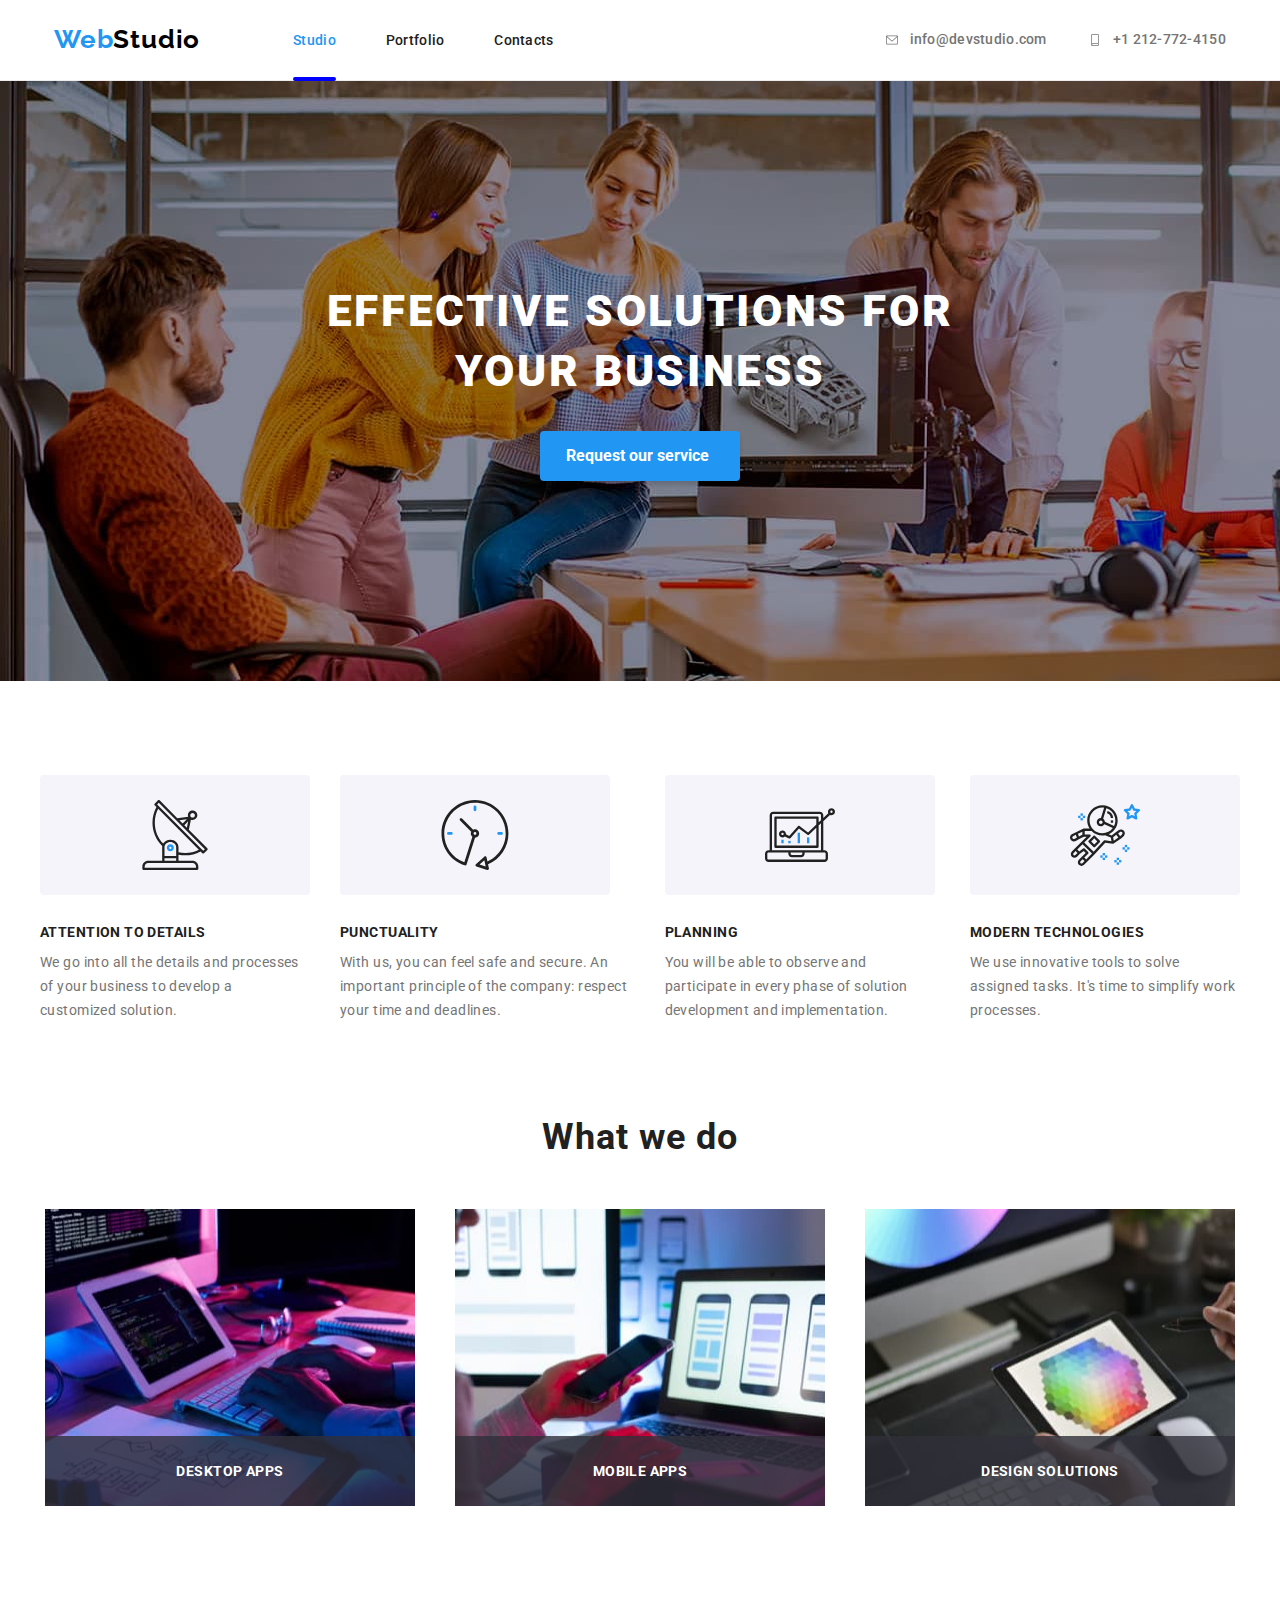
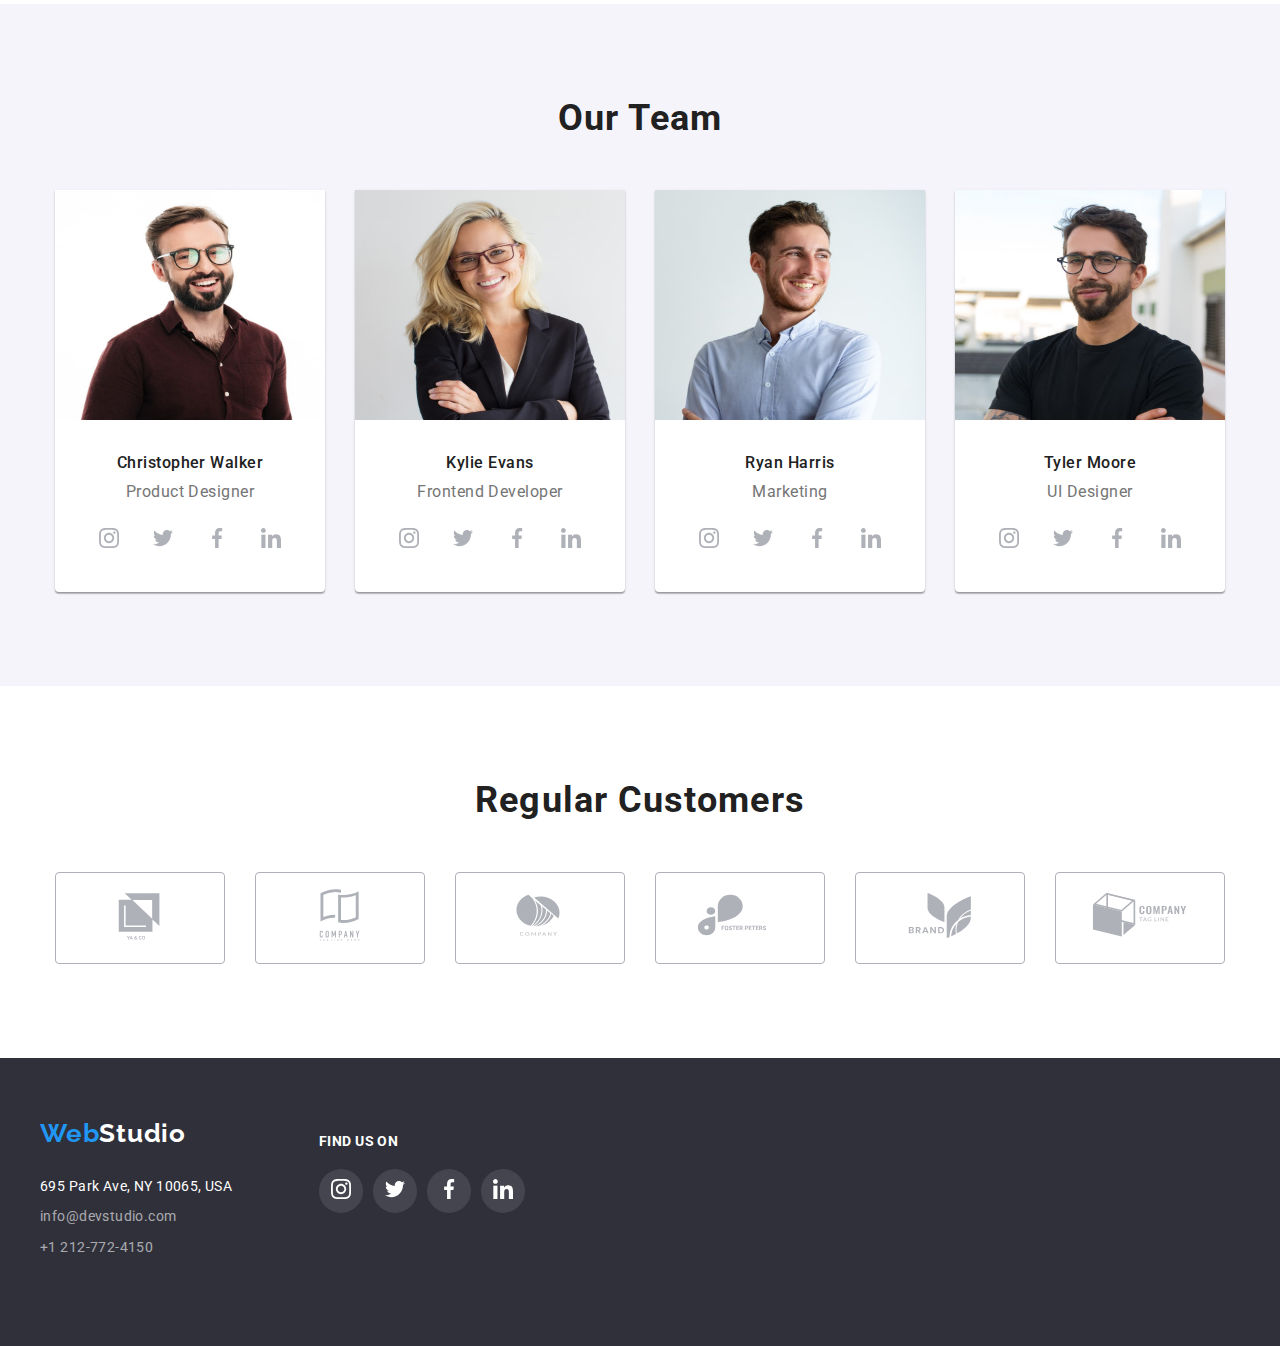
<file: index.html>
<!DOCTYPE html>
<html lang="en">
    <head>
        <meta charset="UTF-8" />

        <link
            rel="stylesheet"
            href="https://cdnjs.cloudflare.com/ajax/libs/modern-normalize/1.0.0/modern-normalize.min.css"
        />
        <link rel="preconnect" href="https://fonts.googleapis.com" />
        <link rel="preconnect" href="https://fonts.gstatic.com" crossorigin />
        <link
            href="https://fonts.googleapis.com/css2?family=Raleway:wght@700&family=Roboto:wght@400;500;700;900&display=swap"
            rel="stylesheet"
        />
        <link rel="stylesheet" href="css/styles.css" />
        <title>Web Studio</title>
    </head>
    <body>
        <!-- MODAL -->
        <div class="modal is-hidden" data-modal>
            <div class="inner-div">
                <button class="close-button" data-modal-close>
                    <svg width="11" height="11">
                        <use href="images/symbols.svg#icon-X"></use>
                    </svg>
                </button>
            </div>
        </div>
        <!-- HEADER SECTION -->
        <div class="header-container">
            <div class="container">
                <header class="page-header">
                    <a class="header-logo-1" href="#"
                        ><span class="logo-2">Web</span>Studio</a
                    >
                    <!-- NAVIGATION SECTION -->
                    <nav class="header-navigation">
                        <ul class="navigation-list unstyled-list">
                            <li class="nav-link">
                                <a class="nav-list-item active" href="#"
                                    >Studio</a
                                >
                            </li>
                            <li class="nav-link">
                                <a class="nav-list-item" href="portfolio.html"
                                    >Portfolio</a
                                >
                            </li>
                            <li class="nav-link">
                                <a class="nav-list-item" href="contacts.html"
                                    >Contacts</a
                                >
                            </li>
                        </ul>
                    </nav>
                    <!-- CONTACTS SECTION -->
                    <ul class="right-navigation-list unstyled-list">
                        <li class="mail-header">
                            <a
                                class="contact-list-item"
                                href="mailto:info@devstudio.com"
                            >
                                <svg width="16" height="12">
                                    <use
                                        href="images/symbols.svg#icon-envelope"
                                    ></use>
                                </svg>
                                info@devstudio.com</a
                            >
                        </li>
                        <li>
                            <a
                                class="phone-header contact-list-item"
                                href="tel:+12127724150"
                            >
                                <svg width="16" height="12">
                                    <use
                                        href="images/symbols.svg#icon-smartphone"
                                    ></use>
                                </svg>
                                +1 212-772-4150</a
                            >
                        </li>
                    </ul>
                </header>
            </div>
        </div>
        <main>
            <!-- REQUEST SECTION -->

            <section class="request-section">
                <h1 class="request-section-title">
                    EFFECTIVE SOLUTIONS FOR <br />
                    YOUR BUSINESS
                </h1>
                <button data-modal-open class="request-button" type="button">
                    Request our service
                </button>
            </section>
            <!-- STRENGHTS SECTION -->
            <div class="container">
                <section class="strenghts-section">
                    <ul class="strenghts-list unstyled-list">
                        <li class="strenght-list-item">
                            <div class="strenghts-icon-container">
                                <svg class="strenghts-icon" height="70">
                                    <use
                                        href="images/symbols.svg#icon-antenna-1"
                                    ></use>
                                </svg>
                            </div>
                            <h2 class="strenghts-title">
                                ATTENTION TO DETAILS
                            </h2>
                            <p class="strenghts-text">
                                We go into all the details and processes of your
                                business to develop a customized solution.
                            </p>
                        </li>
                        <li class="strenght-list-item">
                            <div class="strenghts-icon-container">
                                <svg class="strenghts-icon" height="70">
                                    <use
                                        href="images/symbols.svg#icon-clock-1"
                                    ></use>
                                </svg>
                            </div>
                            <h2 class="strenghts-title">PUNCTUALITY</h2>
                            <p class="strenghts-text">
                                With us, you can feel safe and secure. An
                                important principle of the company: respect your
                                time and deadlines.
                            </p>
                        </li>
                        <li class="strenght-list-item">
                            <div class="strenghts-icon-container">
                                <svg class="strenghts-icon" height="70">
                                    <use
                                        href="images/symbols.svg#icon-diagram-1"
                                    ></use>
                                </svg>
                            </div>
                            <h2 class="strenghts-title">PLANNING</h2>
                            <p class="strenghts-text">
                                You will be able to observe and participate in
                                every phase of solution development and
                                implementation.
                            </p>
                        </li>
                        <li class="strenght-list-item">
                            <div class="strenghts-icon-container">
                                <svg class="strenghts-icon" height="70">
                                    <use
                                        href="images/symbols.svg#icon-astronaut-1"
                                    ></use>
                                </svg>
                            </div>
                            <h2 class="strenghts-title">MODERN TECHNOLOGIES</h2>
                            <p class="strenghts-text">
                                We use innovative tools to solve assigned tasks.
                                It's time to simplify work processes.
                            </p>
                        </li>
                    </ul>
                </section>
                <!-- WHAT WE DO SECTION -->
                <section>
                    <h2 class="what-we-do-title">What we do</h2>
                    <ul class="what-we-do-list unstyled-list">
                        <li>
                            <div class="what-we-do-container">
                                <div class="what-we-do-comment">
                                    <p>DESKTOP APPS</p>
                                </div>
                                <img
                                    class="what-we-do-items"
                                    width="370"
                                    height="297"
                                    src="images/img1.jpg"
                                    alt="Writing code on a PC"
                                />
                            </div>
                        </li>
                        <li>
                            <div class="what-we-do-container">
                                <div class="what-we-do-comment">
                                    <p>MOBILE APPS</p>
                                </div>
                                <img
                                    class="what-we-do-items"
                                    width="370"
                                    height="297"
                                    src="images/img2.jpg"
                                    alt="Coding on a
                                Laptop"
                                />
                            </div>
                        </li>
                        <li>
                            <div class="what-we-do-container">
                                <div class="what-we-do-comment">
                                    <p>DESIGN SOLUTIONS</p>
                                </div>
                                <img
                                    class="what-we-do-items"
                                    width="370"
                                    height="297"
                                    src="images/img3.jpg"
                                    alt="Styling on a
                                Tablet"
                                />
                            </div>
                        </li>
                    </ul>
                </section>
            </div>
            <!-- TEAM SECTION -->
            <section class="team-section">
                <h2 class="team-title">Our Team</h2>
                <div class="container">
                    <ul class="team-list unstyled-list">
                        <li class="team-card">
                            <img
                                class="team-picture"
                                width="270"
                                height="260"
                                src="images/img4.jpg"
                                alt="Christopher Walker"
                            />
                            <h3 class="team-name">Christopher Walker</h3>
                            <p class="team-role">Product Designer</p>
                            <div class="team-social-icon-container">
                                <ul class="unstyled-list">
                                    <li class="icon-list-item">
                                        <a href="#">
                                            <svg
                                                class="team-icon"
                                                width="20"
                                                height="20"
                                            >
                                                <use
                                                    href="images/symbols.svg#icon-instagram-2"
                                                ></use>
                                            </svg>
                                        </a>
                                    </li>
                                    <li class="icon-list-item">
                                        <a href="#">
                                            <svg
                                                class="team-icon"
                                                width="20"
                                                height="20"
                                            >
                                                <use
                                                    href="images/symbols.svg#icon-twitter-1"
                                                ></use>
                                            </svg>
                                        </a>
                                    </li>
                                    <li class="icon-list-item">
                                        <a href="#">
                                            <svg
                                                class="team-icon"
                                                width="20"
                                                height="20"
                                            >
                                                <use
                                                    href="images/symbols.svg#icon-facebook-1"
                                                ></use>
                                            </svg>
                                        </a>
                                    </li>
                                    <li class="icon-list-item">
                                        <a href="#">
                                            <svg
                                                class="team-icon"
                                                width="20"
                                                height="20"
                                            >
                                                <use
                                                    href="images/symbols.svg#icon-linkedin-1"
                                                ></use>
                                            </svg>
                                        </a>
                                    </li>
                                </ul>
                            </div>
                        </li>
                        <li class="team-card">
                            <img
                                class="team-picture"
                                width="270"
                                height="260"
                                src="images/img5.jpg"
                                alt="Kylie Evans"
                            />
                            <h3 class="team-name">Kylie Evans</h3>
                            <p class="team-role">Frontend Developer</p>
                            <div class="team-social-icon-container">
                                <ul class="unstyled-list">
                                    <li class="icon-list-item">
                                        <a href="#">
                                            <svg
                                                class="team-icon"
                                                width="20"
                                                height="20"
                                            >
                                                <use
                                                    href="images/symbols.svg#icon-instagram-2"
                                                ></use>
                                            </svg>
                                        </a>
                                    </li>
                                    <li class="icon-list-item">
                                        <a href="#">
                                            <svg
                                                class="team-icon"
                                                width="20"
                                                height="20"
                                            >
                                                <use
                                                    href="images/symbols.svg#icon-twitter-1"
                                                ></use>
                                            </svg>
                                        </a>
                                    </li>
                                    <li class="icon-list-item">
                                        <a href="#">
                                            <svg
                                                class="team-icon"
                                                width="20"
                                                height="20"
                                            >
                                                <use
                                                    href="images/symbols.svg#icon-facebook-1"
                                                ></use>
                                            </svg>
                                        </a>
                                    </li>
                                    <li class="icon-list-item">
                                        <a href="#">
                                            <svg
                                                class="team-icon"
                                                width="20"
                                                height="20"
                                            >
                                                <use
                                                    href="images/symbols.svg#icon-linkedin-1"
                                                ></use>
                                            </svg>
                                        </a>
                                    </li>
                                </ul>
                            </div>
                        </li>
                        <li class="team-card">
                            <img
                                class="team-picture"
                                width="270"
                                height="260"
                                src="images/img6.jpg"
                                alt="Ryan Harris"
                            />
                            <h3 class="team-name">Ryan Harris</h3>
                            <p class="team-role">Marketing</p>
                            <div class="team-social-icon-container">
                                <ul class="unstyled-list">
                                    <li class="icon-list-item">
                                        <a href="#">
                                            <svg
                                                class="team-icon"
                                                width="20"
                                                height="20"
                                            >
                                                <use
                                                    href="images/symbols.svg#icon-instagram-2"
                                                ></use>
                                            </svg>
                                        </a>
                                    </li>
                                    <li class="icon-list-item">
                                        <a href="#">
                                            <svg
                                                class="team-icon"
                                                width="20"
                                                height="20"
                                            >
                                                <use
                                                    href="images/symbols.svg#icon-twitter-1"
                                                ></use>
                                            </svg>
                                        </a>
                                    </li>
                                    <li class="icon-list-item">
                                        <a href="#">
                                            <svg
                                                class="team-icon"
                                                width="20"
                                                height="20"
                                            >
                                                <use
                                                    href="images/symbols.svg#icon-facebook-1"
                                                ></use>
                                            </svg>
                                        </a>
                                    </li>
                                    <li class="icon-list-item">
                                        <a href="#">
                                            <svg
                                                class="team-icon"
                                                width="20"
                                                height="20"
                                            >
                                                <use
                                                    href="images/symbols.svg#icon-linkedin-1"
                                                ></use>
                                            </svg>
                                        </a>
                                    </li>
                                </ul>
                            </div>
                        </li>
                        <li class="team-card">
                            <img
                                class="team-picture"
                                width="270"
                                height="260"
                                src="images/img7.jpg"
                                alt="Tyler Moore"
                            />
                            <h3 class="team-name">Tyler Moore</h3>
                            <p class="team-role">UI Designer</p>
                            <div class="team-social-icon-container">
                                <ul class="unstyled-list">
                                    <li class="icon-list-item">
                                        <a href="#">
                                            <svg
                                                class="team-icon"
                                                width="20"
                                                height="20"
                                            >
                                                <use
                                                    href="images/symbols.svg#icon-instagram-2"
                                                ></use>
                                            </svg>
                                        </a>
                                    </li>
                                    <li class="icon-list-item">
                                        <a href="#">
                                            <svg
                                                class="team-icon"
                                                width="20"
                                                height="20"
                                            >
                                                <use
                                                    href="images/symbols.svg#icon-twitter-1"
                                                ></use>
                                            </svg>
                                        </a>
                                    </li>
                                    <li class="icon-list-item">
                                        <a href="#">
                                            <svg
                                                class="team-icon"
                                                width="20"
                                                height="20"
                                            >
                                                <use
                                                    href="images/symbols.svg#icon-facebook-1"
                                                ></use>
                                            </svg>
                                        </a>
                                    </li>
                                    <li class="icon-list-item">
                                        <a href="#">
                                            <svg
                                                class="team-icon"
                                                width="20"
                                                height="20"
                                            >
                                                <use
                                                    href="images/symbols.svg#icon-linkedin-1"
                                                ></use>
                                            </svg>
                                        </a>
                                    </li>
                                </ul>
                            </div>
                        </li>
                    </ul>
                </div>
            </section>

            <!-- CUSTOMER SECTION -->
            <div class="container">
                <section class="customer-section">
                    <h2 class="what-we-do-title">Regular Customers</h2>
                    <ul class="icons-customers-list unstyled-list">
                        <li class="icons-customers">
                            <a href="#">
                                <svg width="106" height="60">
                                    <use
                                        class="icon"
                                        href="images/symbols.svg#icon-customer-1"
                                    ></use>
                                </svg>
                            </a>
                        </li>
                        <li class="icons-customers">
                            <a href="#">
                                <svg width="106" height="60">
                                    <use
                                        class="icon"
                                        href="images/symbols.svg#icon-customer-2"
                                    ></use>
                                </svg>
                            </a>
                        </li>
                        <li class="icons-customers">
                            <a href="#">
                                <svg class="" width="106" height="60">
                                    <use
                                        class="icon"
                                        href="images/symbols.svg#icon-customer-3"
                                    ></use>
                                </svg>
                            </a>
                        </li>
                        <li class="icons-customers">
                            <a href="#">
                                <svg class="" width="106" height="60">
                                    <use
                                        class="icon"
                                        href="images/symbols.svg#icon-customer-4"
                                    ></use>
                                </svg>
                            </a>
                        </li>
                        <li class="icons-customers">
                            <a href="#">
                                <svg class="" width="106" height="60">
                                    <use
                                        class="icon"
                                        href="images/symbols.svg#icon-customer-5"
                                    ></use>
                                </svg>
                            </a>
                        </li>
                        <li class="icons-customers">
                            <a href="#">
                                <svg class="" width="106" height="60">
                                    <use
                                        class="icon"
                                        href="images/symbols.svg#icon-customer-6"
                                    ></use>
                                </svg>
                            </a>
                        </li>
                    </ul>
                </section>
            </div>
        </main>
        <!-- FOOTER  -->
        <footer class="footer-section">
            <div class="container">
                <div class="footer-titles">
                    <a class="footer-logo-1 footer-style" href="#"
                        ><span class="logo-2">Web</span>Studio</a
                    >
                    <h3 class="icon-title-footer">FIND US ON</h3>
                </div>
                <address class="footer-container">
                    <ul class="footer-list unstyled-list">
                        <li class="footer-list-item">
                            <a class="address footer-style" href=""
                                >695 Park Ave, NY 10065, USA</a
                            >
                        </li>
                        <li class="footer-list-item">
                            <a
                                class="email-footer footer-style"
                                href="mailto:info@devstudio.com"
                                >info@devstudio.com</a
                            >
                        </li>
                        <li class="footer-list-item footer-phone">
                            <a
                                class="phone-nr-footer footer-style"
                                href="tel:+12127724150"
                                >+1 212-772-4150</a
                            >
                        </li>
                    </ul>
                    <div class="">
                        <ul class="footer-icon-container unstyled-list">
                            <li
                                class="icon-list-item-footer footer-icon-background"
                            >
                                <a href="#">
                                    <svg
                                        class="footer-icon"
                                        width="20"
                                        height="20"
                                    >
                                        <use
                                            href="images/symbols.svg#icon-instagram-2"
                                        ></use>
                                    </svg>
                                </a>
                            </li>
                            <li
                                class="icon-list-item-footer footer-icon-background"
                            >
                                <a href="#">
                                    <svg
                                        class="footer-icon"
                                        width="20"
                                        height="20"
                                    >
                                        <use
                                            href="images/symbols.svg#icon-twitter-1"
                                        ></use>
                                    </svg>
                                </a>
                            </li>
                            <li
                                class="icon-list-item-footer footer-icon-background"
                            >
                                <a href="#">
                                    <svg
                                        class="footer-icon"
                                        width="20"
                                        height="20"
                                    >
                                        <use
                                            href="images/symbols.svg#icon-facebook-1"
                                        ></use>
                                    </svg>
                                </a>
                            </li>
                            <li
                                class="icon-list-item-footer footer-icon-background"
                            >
                                <a href="#">
                                    <svg
                                        class="footer-icon"
                                        width="20"
                                        height="20"
                                    >
                                        <use
                                            href="images/symbols.svg#icon-linkedin-1"
                                        ></use>
                                    </svg>
                                </a>
                            </li>
                        </ul>
                    </div>
                </address>
            </div>
        </footer>
        <script src="./js/modal.js"></script>
    </body>
</html>
</file>
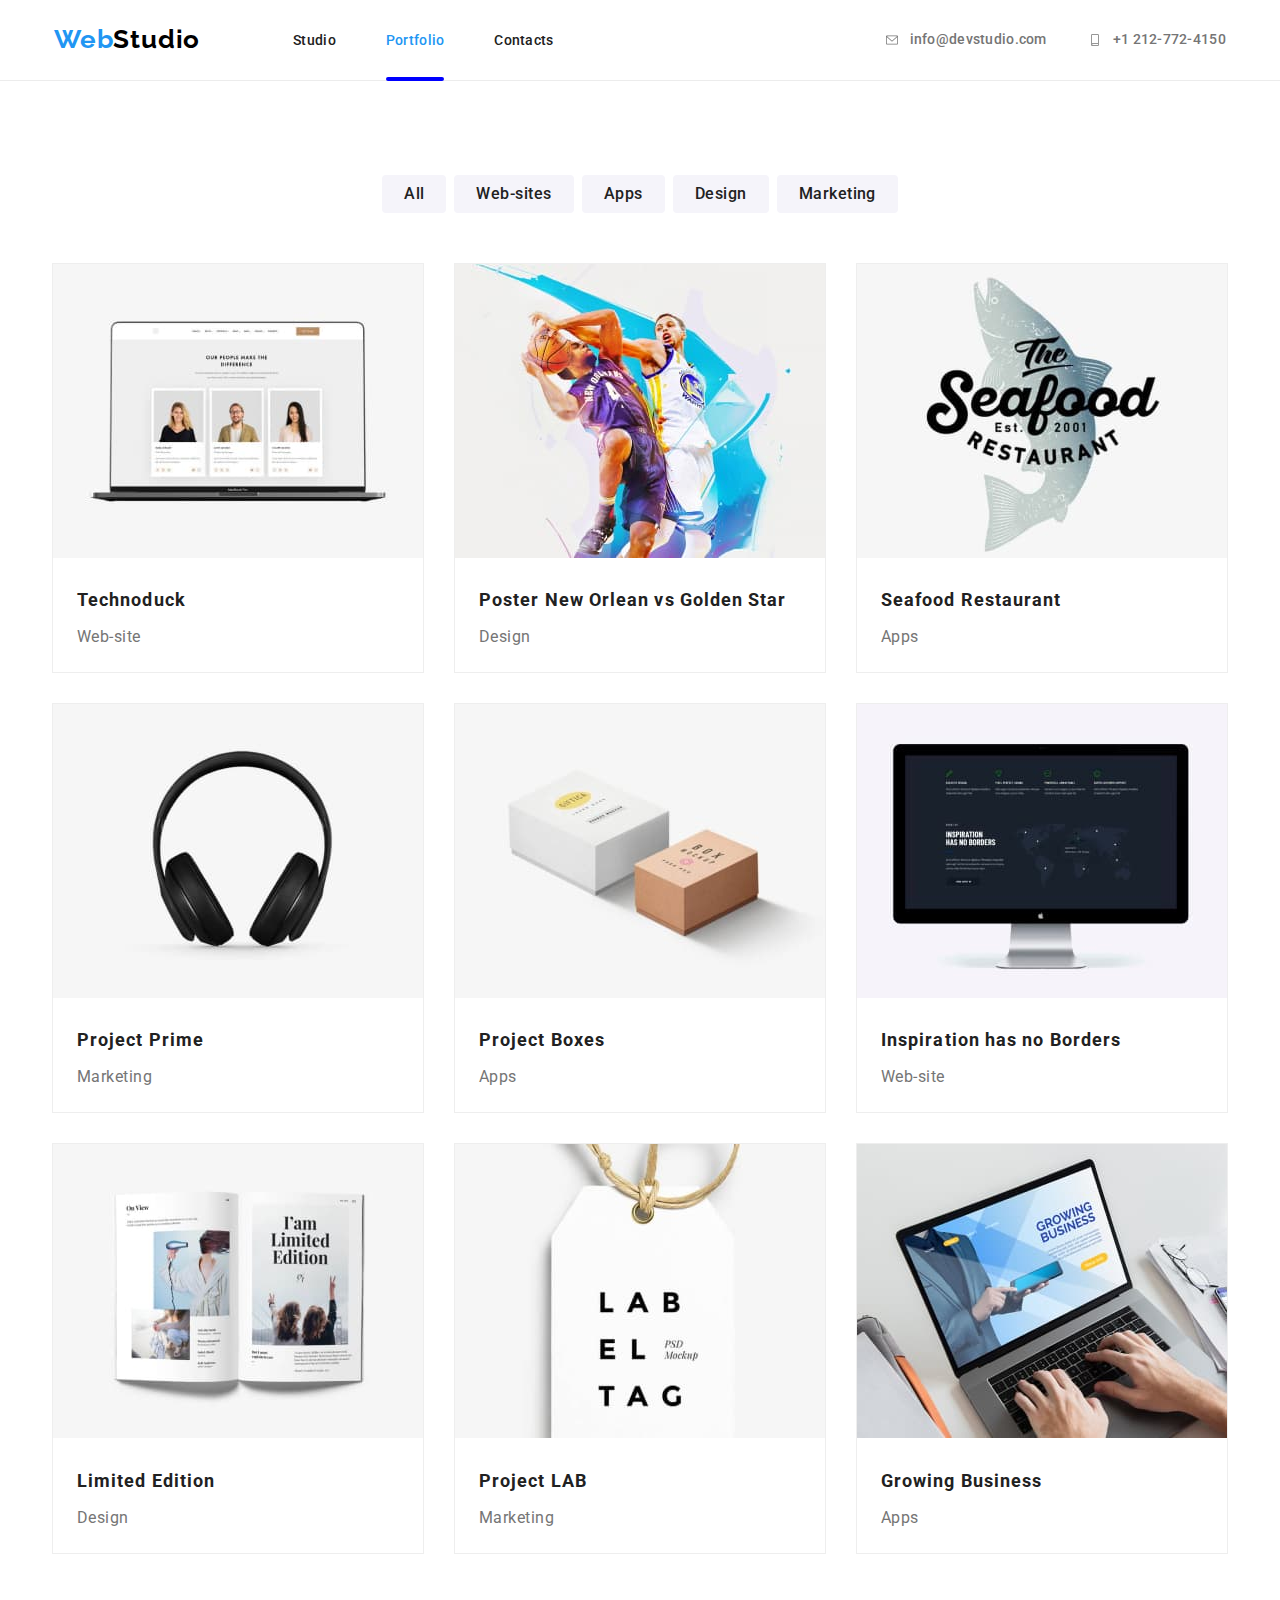
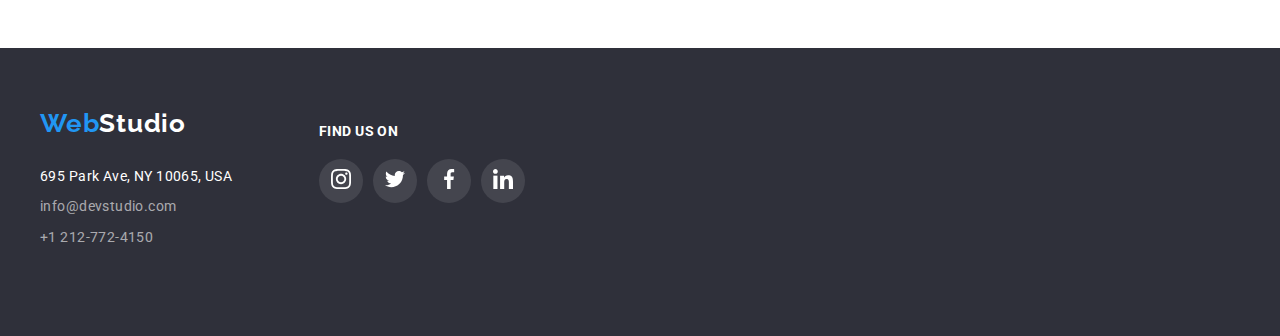
<file: portfolio.html>
<!DOCTYPE html>
<html lang="en">
    <head>
        <meta charset="UTF-8" />
        <link
            rel="stylesheet"
            href="https://cdnjs.cloudflare.com/ajax/libs/modern-normalize/1.0.0/modern-normalize.min.css"
        />
        <link rel="preconnect" href="https://fonts.googleapis.com" />
        <link rel="preconnect" href="https://fonts.gstatic.com" crossorigin />
        <link
            href="https://fonts.googleapis.com/css2?family=Raleway:wght@700&family=Roboto:wght@400;500;700;900&display=swap"
            rel="stylesheet"
        />
        <link rel="stylesheet" href="css/styles.css" />
        <title>Web Studio</title>
    </head>
    <body>
        <!-- HEADER SECTION -->
        <div class="header-container">
            <header class="page-header">
                <a class="header-logo-1" href="#"
                    ><span class="logo-2">Web</span>Studio</a
                >
                <!-- NAVIGATION SECTION -->
                <nav class="header-navigation">
                    <ul class="navigation-list unstyled-list">
                        <li class="nav-link">
                            <a class="nav-list-item" href="index.html"
                                >Studio</a
                            >
                        </li>
                        <li class="nav-link">
                            <a class="nav-list-item active" href="#"
                                >Portfolio</a
                            >
                        </li>
                        <li class="nav-link">
                            <a class="nav-list-item" href="contacts.html"
                                >Contacts</a
                            >
                        </li>
                    </ul>
                </nav>
                <!-- CONTACTS SECTION -->
                <ul class="right-navigation-list unstyled-list">
                    <li class="mail-header">
                        <a
                            class="contact-list-item"
                            href="mailto:info@devstudio.com"
                        >
                            <svg class="icon-hover" width="16" height="12">
                                <use
                                    href="images/symbols.svg#icon-envelope"
                                ></use>
                            </svg>
                            info@devstudio.com</a
                        >
                    </li>
                    <li>
                        <a
                            class="phone-header contact-list-item"
                            href="tel:+12127724150"
                        >
                            <svg class="icon-hover" width="16" height="12">
                                <use
                                    href="images/symbols.svg#icon-smartphone"
                                ></use>
                            </svg>
                            +1 212-772-4150</a
                        >
                    </li>
                </ul>
            </header>
        </div>
        <!-- MAIN -->
        <div class="container">
            <main>
                <!-- FILTER SECTION -->
                <section>
                    <ul class="filter unstyled-list">
                        <li>
                            <button class="p-button" type="button">All</button>
                        </li>
                        <li>
                            <button class="p-button" type="button">
                                Web-sites
                            </button>
                        </li>
                        <li>
                            <button class="p-button" type="button">Apps</button>
                        </li>
                        <li>
                            <button class="p-button" type="button">
                                Design
                            </button>
                        </li>
                        <li>
                            <button class="p-button" type="button">
                                Marketing
                            </button>
                        </li>
                    </ul>
                </section>
                <!-- PORTFOLIO ELEMENTS SECTION -->
                <section class="p-container">
                    <ul class="card-set unstyled-list">
                        <li class="p-item">
                            <div class="card-container">
                                <div class="card-top">
                                    <div class="overlay">
                                        <p class="overlay-text">
                                            Technoduck is a state-of-the-art
                                            coronavirus distribution platform.
                                            Companies use this platform for
                                            digital espionage and attacks on
                                            competitors' secure servers.
                                        </p>
                                    </div>
                                    <img
                                        width="370"
                                        height="294"
                                        src="./images/p1.jpg"
                                        alt="Laptop"
                                    />
                                </div>
                                <div class="card-bottom">
                                    <h3 class="p-name">Technoduck</h3>
                                    <p class="p-type">Web-site</p>
                                </div>
                            </div>
                        </li>
                        <li class="p-item">
                            <div class="card-container">
                                <div class="card-top">
                                    <div class="overlay">
                                        <p></p>
                                    </div>
                                    <img
                                        width="370"
                                        height="294"
                                        src="./images/p2.jpg"
                                        alt="Dunking"
                                    />
                                </div>
                                <h3 class="p-name">
                                    Poster New Orlean vs Golden Star
                                </h3>
                                <p class="p-type">Design</p>
                            </div>
                        </li>
                        <li class="p-item">
                            <div class="card-container">
                                <div class="card-top">
                                    <div class="overlay">
                                        <p></p>
                                    </div>
                                    <img
                                        width="370"
                                        height="294"
                                        src="./images/p3.jpg"
                                        alt="The Seafood Restaurant"
                                    />
                                </div>
                                <h3 class="p-name">Seafood Restaurant</h3>
                                <p class="p-type">Apps</p>
                            </div>
                        </li>
                        <li class="p-item">
                            <div class="card-container">
                                <div class="card-top">
                                    <div class="overlay">
                                        <p></p>
                                    </div>
                                    <img
                                        width="370"
                                        height="294"
                                        src="./images/p4.jpg"
                                        alt="Headset"
                                    />
                                </div>
                                <h3 class="p-name">Project Prime</h3>
                                <p class="p-type">Marketing</p>
                            </div>
                        </li>
                        <li class="p-item">
                            <div class="card-container">
                                <div class="card-top">
                                    <div class="overlay">
                                        <p></p>
                                    </div>
                                    <img
                                        width="370"
                                        height="294"
                                        src="./images/p5.jpg"
                                        alt="Two Boxes"
                                    />
                                </div>
                                <h3 class="p-name">Project Boxes</h3>
                                <p class="p-type">Apps</p>
                            </div>
                        </li>

                        <li class="p-item">
                            <div class="card-container">
                                <div class="card-top">
                                    <div class="overlay">
                                        <p></p>
                                    </div>
                                    <img
                                        width="370"
                                        height="294"
                                        src="./images/p6.jpg"
                                        alt="Apple Monitor"
                                    />
                                </div>
                                <h3 class="p-name">
                                    Inspiration has no Borders
                                </h3>
                                <p class="p-type">Web-site</p>
                            </div>
                        </li>

                        <li class="p-item">
                            <div class="card-container">
                                <div class="card-top">
                                    <div class="overlay">
                                        <p></p>
                                    </div>
                                    <img
                                        width="370"
                                        height="294"
                                        src="./images/p7.jpg"
                                        alt="Open book"
                                    />
                                </div>
                                <h3 class="p-name">Limited Edition</h3>
                                <p class="p-type">Design</p>
                            </div>
                        </li>
                        <li class="p-item">
                            <div class="card-container">
                                <div class="card-top">
                                    <div class="overlay">
                                        <p></p>
                                    </div>
                                    <img
                                        width="370"
                                        height="294"
                                        src="./images/p8.jpg"
                                        alt="Label Tag"
                                    />
                                </div>
                                <h3 class="p-name">Project LAB</h3>
                                <p class="p-type">Marketing</p>
                            </div>
                        </li>
                        <li class="p-item">
                            <div class="card-container">
                                <div class="card-top">
                                    <div class="overlay">
                                        <p></p>
                                    </div>
                                    <img
                                        width="370"
                                        height="294"
                                        src="./images/p9.jpg"
                                        alt="Working on Laptop"
                                    />
                                </div>
                                <h3 class="p-name">Growing Business</h3>
                                <p class="p-type">Apps</p>
                            </div>
                        </li>
                    </ul>
                </section>
            </main>
        </div>
        <!-- FOOTER  -->
        <footer class="footer-section">
            <div class="container">
                <div class="footer-titles">
                    <a class="footer-logo-1 footer-style" href="#"
                        ><span class="logo-2">Web</span>Studio</a
                    >
                    <h3 class="icon-title-footer">FIND US ON</h3>
                </div>
                <address class="footer-container">
                    <ul class="footer-list unstyled-list">
                        <li class="footer-list-item">
                            <a class="address footer-style" href=""
                                >695 Park Ave, NY 10065, USA</a
                            >
                        </li>
                        <li class="footer-list-item">
                            <a
                                class="email-footer footer-style"
                                href="mailto:info@devstudio.com"
                                >info@devstudio.com</a
                            >
                        </li>
                        <li class="footer-list-item footer-phone">
                            <a
                                class="phone-nr-footer footer-style"
                                href="tel:+12127724150"
                                >+1 212-772-4150</a
                            >
                        </li>
                    </ul>
                    <ul class="footer-icon-container unstyled-list">
                        <li
                            class="icon-list-item-footer footer-icon-background"
                        >
                            <a href="#">
                                <svg class="footer-icon" width="20" height="20">
                                    <use
                                        href="images/symbols.svg#icon-instagram-2"
                                    ></use>
                                </svg>
                            </a>
                        </li>
                        <li
                            class="icon-list-item-footer footer-icon-background"
                        >
                            <a href="#">
                                <svg class="footer-icon" width="20" height="20">
                                    <use
                                        href="images/symbols.svg#icon-twitter-1"
                                    ></use>
                                </svg>
                            </a>
                        </li>
                        <li
                            class="icon-list-item-footer footer-icon-background"
                        >
                            <a href="#">
                                <svg class="footer-icon" width="20" height="20">
                                    <use
                                        href="images/symbols.svg#icon-facebook-1"
                                    ></use>
                                </svg>
                            </a>
                        </li>
                        <li
                            class="icon-list-item-footer footer-icon-background"
                        >
                            <a href="#">
                                <svg class="footer-icon" width="20" height="20">
                                    <use
                                        href="images/symbols.svg#icon-linkedin-1"
                                    ></use>
                                </svg>
                            </a>
                        </li>
                    </ul>
                </address>
            </div>
        </footer>
    </body>
</html>
</file>
<file: css/styles.css>
/* VARIABLES */

:root {
    --brand-color: #2196f3;
    --brand-color-dark: #212121;
    --brand-color-light: #757575;
    --brand-color-background: #2f303a;
    --transition-duration: 250ms;
    --timing-function: cubic-bezier(0.4, 0, 0.2, 1);
}

/* GLOBALS */

* {
    margin-block-start: 0px;
    margin-block-end: 0px;
    margin-inline-start: 0px;
    margin-inline-end: 0px;
    padding-inline-start: 0px;
}

body {
    font-family: "Roboto";
    font-style: normal;
    font-weight: 400;
    color: #212121;
}

.unstyled-list {
    list-style: none;
}

/* HEADER STYLES */

.header-container {
    display: flex;
    justify-content: center;
    border-bottom: 1px solid #ececec;
}

.page-header {
    display: flex;
}

.navigation-list,
.header-navigation {
    display: flex;
    align-items: center;
}

.navigation-list,
.right-navigation-list {
    display: flex;
    align-items: center;
}

.right-navigation-list {
    margin-left: 330px;
    gap: 40px;
}

.header {
    background-color: white;
}

.header-logo-1 {
    text-decoration: none;
    font-family: "Raleway";
    font-weight: 700;
    font-size: 26px;
    line-height: 1.2;
    letter-spacing: 0.03em;
    color: black;
    display: flex;
    align-items: center;
    margin: 24px 93px 25px auto;
}

.logo-2 {
    text-decoration: none;
    font-family: "Raleway";
    font-weight: 700;
    font-size: 26px;
    line-height: 1.2;
    letter-spacing: 0.03em;
    color: var(--brand-color);
}

.phone-header {
    display: flex;
    width: max-content;
}

.icon-header {
    display: flex;
}

.navigation-list {
    gap: 50px;
}

.nav-list-item {
    text-decoration: none;
    font-weight: 500;
    font-size: 14px;
    line-height: 1.14;
    letter-spacing: 0.02em;
    color: var(--brand-color-dark);
    transition: color var(--transition-duration) var(--timing-function);
}

.nav-link {
    position: relative;
}

.active::after {
    content: "";
    border: 2px solid blue;
    width: 100%;
    position: absolute;
    bottom: -32px;
    border-radius: 2px;
    left: 0;
}

.active {
    color: var(--brand-color);
}

.nav-list-item:focus::after {
    visibility: visible;
}

.nav-list-item:hover,
.nav-list-item:focus {
    color: var(--brand-color);
}

.contact-list-item {
    display: flex;
    align-items: center;
    gap: 10px;
    text-decoration: none;
    font-weight: 500;
    font-size: 14px;
    line-height: 1.14;
    letter-spacing: 0.02em;
    color: var(--brand-color-light);
    transition-property: color, stroke;
    transition-duration: 250ms;
    transition-timing-function: linear;
}

.contact-list-item:hover,
.contact-list-item:focus {
    color: var(--brand-color);
    stroke: var(--brand-color);
}

/* REQUEST SECTION STYLES */

.request-section {
    display: flex;
    flex-direction: column;
    align-items: center;
    max-width: 1600px;
    margin: 0px auto;

    background: url("../images/background.jpg") no-repeat,
        linear-gradient(rgba(0, 0, 0, 0.4), rgba(0, 0, 0, 0.4));
}

.request-section-title {
    font-weight: 900;
    font-size: 44px;
    line-height: 60px;
    text-align: center;
    letter-spacing: 0.06em;
    text-transform: uppercase;
    color: #ffffff;
    margin: 200px auto 30px auto;
}

.request-button {
    width: 200px;
    height: 50px;

    background: var(--brand-color);
    box-shadow: 0px 4px 4px rgba(0, 0, 0, 0.15);
    border-radius: 4px;
    border: none;

    font-family: "Roboto";
    font-weight: 700;
    font-size: 16px;
    line-height: 1.88;
    color: #ffffff;
    margin-bottom: 200px;

    cursor: pointer;
}

/* MODAL */

.modal {
    background: rgba(0, 0, 0, 0.2);
    position: fixed;
    left: 0;
    top: 0;
    width: 100%;
    height: 100%;
    z-index: 100;
    display: flex;
    justify-content: center;
    align-items: center;
    opacity: 1;
    transition: opacity var(--transition-duration) var(--timing-function);
}

.inner-div {
    position: absolute;
    left: 50%;
    top: 50%;
    transform: translate(-50%, -50%);
    width: 528px;
    height: 581px;
    background-color: #ffff;
    box-shadow: 0px 1px 3px rgba(0, 0, 0, 0.12), 0px 1px 1px rgba(0, 0, 0, 0.14),
        0px 2px 1px rgba(0, 0, 0, 0.2);
    border-radius: 4px;
    transform: translate(-50%, -50%) scale(1);
    transition: transform 2s var(--timing-function);
}

.is-hidden {
    visibility: hidden;
    opacity: 0;
    transform: scale(0, 1);
}

.close-button {
    position: absolute;
    top: 8px;
    left: 490px;
    width: 30px;
    height: 30px;
    background: #ffffff;
    border: 1px solid rgba(0, 0, 0, 0.1);
    border-radius: 50%;
    padding-top: 0px;
    padding-bottom: 0px;
    padding-right: 0px;
}

/* STRENGHTS SECTION */
.strenghts-section {
    display: flex;
}

.strenghts-list {
    display: flex;
    gap: 30px;
    margin: 94px auto;
}

.strenghts-icon-container {
    display: flex;
    align-items: center;
    background: #f5f4fa;
    border-radius: 4px;
    width: 270px;
    height: 120px;
    margin-bottom: 30px;
}

.strenghts-title {
    font-weight: 700;
    font-size: 14px;
    line-height: 1.14;
    letter-spacing: 0.03em;
    text-transform: uppercase;
    margin-bottom: 10px;

    color: var(--brand-color-dark);
}

.strenghts-text {
    font-size: 14px;
    line-height: 1.71;
    letter-spacing: 0.03em;

    color: var(--brand-color-light);
}

/* WHAT WE DO SECTION */

.what-we-do-list {
    display: flex;
    gap: 30px;
    justify-content: space-around;
    padding-bottom: 94px;
}

.what-we-do-title {
    font-weight: 700;
    font-size: 36px;
    line-height: 1.16;
    text-align: center;
    letter-spacing: 0.03em;
    padding: 0px 0px 50px 0px;

    color: var(--brand-color-dark);
}

.what-we-do-container {
    position: relative;
}

.what-we-do-comment {
    font-weight: 700;
    font-size: 14px;
    line-height: 16px;
    text-align: center;
    letter-spacing: 0.03em;
    text-transform: uppercase;

    color: #ffff;

    position: absolute;
    width: 370px;
    height: 70px;
    display: flex;
    justify-content: center;
    align-items: center;
    background: rgba(47, 48, 58, 0.8);
    z-index: 99;
    top: 227px;
}

/* OUR TEAM SECTION */

.team-card {
    background: #ffffff;

    box-shadow: 0px 1px 3px rgba(0, 0, 0, 0.12), 0px 1px 1px rgba(0, 0, 0, 0.14),
        0px 2px 1px rgba(0, 0, 0, 0.2);
    border-radius: 0px 0px 4px 4px;
}

.team-list {
    display: flex;
    gap: 30px;
    justify-content: center;
}

.team-section {
    background-color: #f5f4fa;
    padding-bottom: 94px;
    margin-bottom: 94px;
}

.team-picture {
    padding-bottom: 30px;
}

.team-title {
    font-weight: 700;
    font-size: 36px;
    line-height: 1.16;
    text-align: center;
    letter-spacing: 0.03em;
    padding: 94px 0px 50px 0;

    color: var(--brand-color-dark);
}

.team-name {
    font-weight: 500;
    font-size: 16px;
    line-height: 1.18;
    text-align: center;
    letter-spacing: 0.03em;
    padding-bottom: 10px;

    color: var(--brand-color-dark);
}

.team-role {
    font-size: 16px;
    line-height: 1.18;
    text-align: center;
    letter-spacing: 0.03em;

    color: var(--brand-color-light);
}

.team-social-icon-container ul {
    display: flex;
    gap: 10px;
    justify-content: center;
    padding-top: 16px;
    padding-bottom: 30px;
}

.icon-list-item,
.icon-list-item-footer {
    display: flex;
    justify-content: center;
    align-items: center;
    height: 44px;
    width: 44px;
    border-radius: 50%;
    transition: background-color var(--transition-duration)
        var(--timing-function);
}

.icon-list-item:hover,
.icon-list-item:focus {
    background-color: var(--brand-color);
}

.team-icon {
    fill: #afb1b8;
    transition: fill var(--transition-duration) var(--timing-function);
}

.team-icon:hover,
.team-icon:focus {
    fill: #ffff;
}

/* CUSTOMER SECTION */

.icons-customers {
    display: flex;
    justify-content: center;
    align-items: center;
    width: 170px;
    height: 92px;
    border: 1px solid #afb1b8;
    border-radius: 4px;
    fill: #afb1b8;
    transition: border-color var(--transition-duration) var(--timing-function);
}

.icons-customers-list {
    display: flex;
    justify-content: center;
    gap: 30px;
    padding-bottom: 94px;
}

.icons-customers:hover,
.icons-customers:focus {
    border-color: var(--brand-color);
}

.icon {
    fill: #afb1b8;
    transition: fill var(--transition-duration) var(--timing-function);
}

.icon:hover,
.icon:focus {
    fill: var(--brand-color);
}

/* FOOTER STYLES */

.icon-list-item-footer:hover,
.icon-list-item-footer:focus {
    background-color: var(--brand-color);
}
.footer-icon {
    fill: #ffffff;
}

.footer-container {
    display: flex;
    gap: 10px;
    padding-bottom: 30px;
}

.footer-list {
    margin-top: 28px;
    width: 231px;
}

.footer-list-item {
    padding-bottom: 12px;
}

.footer-section {
    background-color: var(--brand-color-background);
    padding-top: 60px;
}

.footer-style {
    text-decoration: none;
    font-size: 14px;
    line-height: 1.14;
    letter-spacing: 0.03em;
    font-style: normal;

    color: #ffffff;
}

.footer-phone {
    padding-bottom: 60px;
}

.phone-nr-footer,
.email-footer {
    color: rgba(255, 255, 255, 0.6);
    transition: color var(--transition-duration) var(--timing-function);
}

.footer-logo-1 {
    font-family: "Raleway";
    font-weight: 700;
    font-size: 26px;
    line-height: 1.19;

    letter-spacing: 0.03em;
    color: #ffffff;
}

.footer-icon-container {
    display: flex;
    margin-left: 38px;
    padding-top: 20px;
    gap: 10px;
}

.address {
    transition: color var(--transition-duration) var(--timing-function);
}

.address:hover,
.phone-nr-footer:hover,
.email-footer:hover,
.address:focus,
.phone-nr-footer:focus,
.email-footer:focus {
    color: var(--brand-color);
}

.icon-title-footer {
    display: flex;
    align-items: end;
    font-weight: 700;
    font-size: 14px;
    line-height: 16px;
    letter-spacing: 0.03em;
    text-transform: uppercase;

    color: #ffffff;
    margin-left: 133px;
}

.footer-titles {
    display: flex;
}

.footer-icon-background {
    background: rgba(255, 255, 255, 0.1);
}

/* PORTFOLIO FILTER SECTION */

.filter {
    display: flex;
    justify-content: center;
    gap: 8px;
    margin: 94px auto 50px auto;
}

.p-button {
    background-color: #f5f4fa;
    padding: 6px 22px;

    font-weight: 500;
    font-size: 16px;
    line-height: 1.6;
    text-align: center;
    letter-spacing: 0.03em;

    color: var(--brand-color-dark);
    border-radius: 4px;
    border: none;

    cursor: pointer;
    transition-property: background-color, color, box-shadow;
    transition-duration: var(--transition-duration);
    transition-delay: var(--timing-function);
}

.p-button:hover,
.p-button:focus {
    background-color: var(--brand-color);
    color: #ffffff;
    box-shadow: 0px 3px 1px rgba(0, 0, 0, 0.1), 0px 1px 2px rgba(0, 0, 0, 0.08),
        0px 2px 2px rgba(0, 0, 0, 0.12);
}

/* PORTFOLIO ELEMENTS SECTION */

.card-set {
    display: flex;
    gap: 30px;
    margin-bottom: 94px;
    flex-wrap: wrap;
    justify-content: center;
}

.p-item {
    flex: 0 1 24%;
    background: #ffffff;
    border: 1px solid #eeeeee;
    transition: box-shadow var(--transition-duration) var(--timing-function);
}

.p-item:hover,
.p-item:focus {
    box-shadow: 0px 1px 1px rgba(0, 0, 0, 0.12), 0px 4px 4px rgba(0, 0, 0, 0.06),
        1px 4px 6px rgba(0, 0, 0, 0.16);
    cursor: pointer;
}

.p-name {
    font-weight: 700;
    font-size: 18px;
    line-height: 2;
    letter-spacing: 0.06em;
    padding: 20px 0px 4px 24px;

    color: var(--brand-color-dark);
}

.p-type {
    font-size: 16px;
    line-height: 1.87;
    letter-spacing: 0.03em;
    padding: 0px 0px 20px 24px;

    color: var(--brand-color-light);
}

.card-top {
    overflow: hidden;
    position: relative;
    transition: transform var(--transition-duration) var(--timing-function);
}

.overlay {
    display: flex;
    justify-content: space-evenly;
    align-items: center;
    height: 294px;
    width: 370px;
    position: absolute;
    background: rgba(33, 150, 243, 0.9);
    transform: translateY(102%);
    transition: transform 250ms linear;
    opacity: 0.5;
}

.card-top:hover .overlay {
    transform: translateY(0px);
}

.overlay-text {
    display: flex;
    justify-content: center;
    color: #ffff;
    width: 322px;
    height: 170px;
    font-family: Roboto;
    font-size: 18px;
    font-weight: 400;
    line-height: 28px;
    letter-spacing: 0.03em;
    text-align: left;
}

/*  */

.container {
    max-width: 1200px;
    margin: 0px auto;
}
</file>
